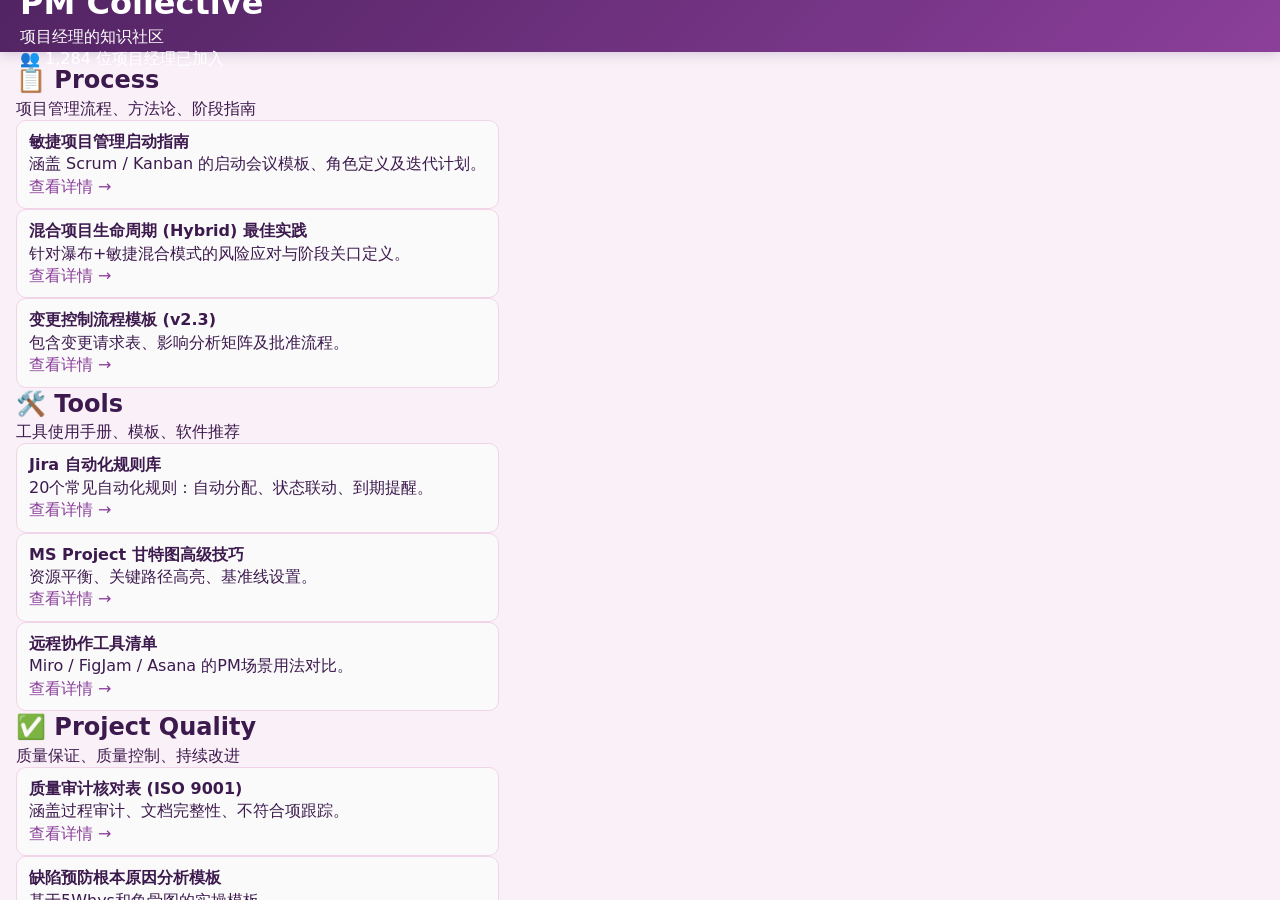
<file: index.html>
<!DOCTYPE html>
<html lang="zh-CN">
<head>
    <meta charset="UTF-8">
    <meta name="viewport" content="width=device-width, initial-scale=1.0">
    <title>PM Collective - 项目经理社群</title>
    <link rel="stylesheet" href="styles.css">
</head>
<body>
    <header class="header">
        <div class="header-content">
            <div class="logo-section">
                <h1 class="logo">PM Collective</h1>
                <p class="tagline">项目经理的知识社区</p>
            </div>
            <div class="header-stats">
                <span class="member-count">👥 1,284 位项目经理已加入</span>
            </div>
        </div>
    </header>

    <main class="main-container">
        <div class="content-wrapper">
            <div class="left-section">
                <section class="category-section">
                    <div class="section-header">
                        <h2 class="section-title">📋 Process</h2>
                        <p class="section-desc">项目管理流程、方法论、阶段指南</p>
                    </div>
                    <div class="cards-container" id="process-cards">
                    </div>
                </section>

                <section class="category-section">
                    <div class="section-header">
                        <h2 class="section-title">🛠️ Tools</h2>
                        <p class="section-desc">工具使用手册、模板、软件推荐</p>
                    </div>
                    <div class="cards-container" id="tools-cards">
                    </div>
                </section>

                <section class="category-section">
                    <div class="section-header">
                        <h2 class="section-title">✅ Project Quality</h2>
                        <p class="section-desc">质量保证、质量控制、持续改进</p>
                    </div>
                    <div class="cards-container" id="quality-cards">
                    </div>
                </section>

                <section class="category-section">
                    <div class="section-header">
                        <h2 class="section-title">⚖️ Compliance</h2>
                        <p class="section-desc">合规性要求、标准、法规、审计</p>
                    </div>
                    <div class="cards-container" id="compliance-cards">
                    </div>
                </section>
            </div>

            <aside class="right-section">
                <div class="calendar-section">
                    <h3 class="calendar-title">📅 2026 Calendar</h3>
                    <div class="month-grid" id="month-grid">
                    </div>
                </div>

                <div class="updates-section">
                    <h3 class="updates-title">🔥 Latest Updates</h3>
                    <div class="updates-list" id="updates-list">
                    </div>
                </div>

                <div class="events-section">
                    <h3 class="events-title">🎯 Upcoming Events</h3>
                    <div class="events-list" id="events-list">
                    </div>
                </div>
            </aside>
        </div>
    </main>

    <script src="script.js"></script>
</body>
</html>
</file>
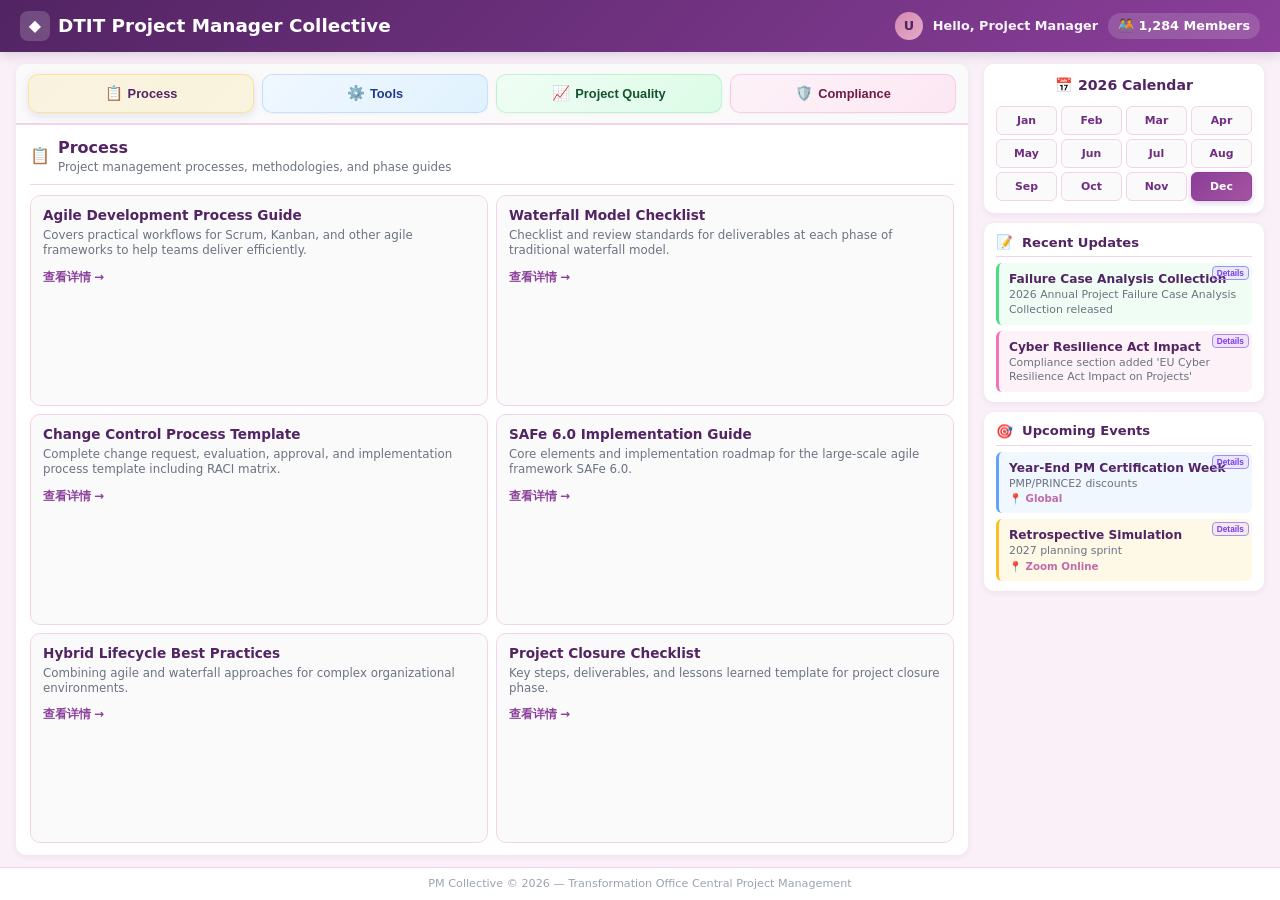
<file: pmcollective.html>
<!DOCTYPE html>
<html lang="en">
<head>
<meta charset="UTF-8">
<meta name="viewport" content="width=device-width, initial-scale=1.0">
<title>DTIT Project Manager Collective</title>
<link rel="stylesheet" href="styles.css">
</head>
<body>

<!-- ====== Header ====== -->
<header class="header">
  <div class="header-logo">
    <div class="logo-icon">◆</div>
    <span>DTIT Project Manager Collective</span>
  </div>
  <div class="header-meta">
    <div class="header-avatar" title="User Profile">U</div>
    <span class="greeting">Hello, Project Manager</span>
    <span class="member-count">🧑‍🤝‍🧑 1,284 Members</span>
  </div>
</header>

<!-- ====== Main Content ====== -->
<main class="main-container">

  <!-- ====== Left: Tab Content ====== -->
  <div class="left-panel">
    <nav class="tab-nav" id="tabNav">
      <button class="tab-btn process active" data-tab="process">
        <span class="tab-icon">📋</span>
        <span>Process</span>
      </button>
      <button class="tab-btn tools" data-tab="tools">
        <span class="tab-icon">⚙️</span>
        <span>Tools</span>
      </button>
      <button class="tab-btn quality" data-tab="quality">
        <span class="tab-icon">📈</span>
        <span>Project Quality</span>
      </button>
      <button class="tab-btn compliance" data-tab="compliance">
        <span class="tab-icon">🛡️</span>
        <span>Compliance</span>
      </button>
    </nav>

    <div class="tab-content" id="tabContent">
      <!-- Process -->
      <div class="tab-panel active" id="panel-process">
        <div class="tab-panel-header">
          <span class="tab-icon">📋</span>
          <div>
            <div class="tab-panel-title">Process</div>
            <div class="tab-panel-subtitle">Project management processes, methodologies, and phase guides</div>
          </div>
        </div>
        <div class="doc-list" id="docs-process"></div>
      </div>

      <!-- Tools -->
      <div class="tab-panel" id="panel-tools">
        <div class="tab-panel-header">
          <span class="tab-icon">⚙️</span>
          <div>
            <div class="tab-panel-title">Tools</div>
            <div class="tab-panel-subtitle">Tool guides, templates, and software recommendations</div>
          </div>
        </div>
        <div class="doc-list" id="docs-tools"></div>
      </div>

      <!-- Quality -->
      <div class="tab-panel" id="panel-quality">
        <div class="tab-panel-header">
          <span class="tab-icon">📈</span>
          <div>
            <div class="tab-panel-title">Project Quality</div>
            <div class="tab-panel-subtitle">Quality assurance, quality control, and continuous improvement</div>
          </div>
        </div>
        <div class="doc-list" id="docs-quality"></div>
      </div>

      <!-- Compliance -->
      <div class="tab-panel" id="panel-compliance">
        <div class="tab-panel-header">
          <span class="tab-icon">🛡️</span>
          <div>
            <div class="tab-panel-title">Compliance</div>
            <div class="tab-panel-subtitle">Compliance requirements, standards, regulations, and audits</div>
          </div>
        </div>
        <div class="doc-list" id="docs-compliance"></div>
      </div>
    </div>
  </div>

  <!-- ====== Right: Calendar Panel ====== -->
  <aside class="right-panel">
    <!-- Year Calendar -->
    <div class="calendar-card">
      <div class="calendar-title">📅 2026 Calendar</div>
      <div class="year-calendar" id="yearCalendar"></div>
    </div>

    <!-- Recent Updates -->
    <div class="info-card">
      <div class="info-card-header">
        <span class="info-icon">📝</span> Recent Updates
      </div>
      <div id="latestUpdates"></div>
    </div>

    <!-- Upcoming Events -->
    <div class="info-card">
      <div class="info-card-header">
        <span class="info-icon">🎯</span> Upcoming Events
      </div>
      <div id="upcomingEvents"></div>
    </div>
  </aside>

</main>

<!-- Modal Popup -->
<div id="detailModal" class="modal-overlay">
  <div class="modal-content">
    <div class="modal-header">
      <h3 id="modalTitle"></h3>
      <button class="modal-close" onclick="closeModal()">&times;</button>
    </div>
    <div class="modal-body" id="modalBody"></div>
    <div class="modal-footer">
      <button class="modal-btn" onclick="closeModal()">Close</button>
    </div>
  </div>
</div>

<!-- Footer -->
<footer class="footer">PM Collective © 2026 — Transformation Office Central Project Management</footer>

<script>
/* ====== Document Data ====== */
const documentData = {
  process: [
    { title: "Agile Development Process Guide", summary: "Covers practical workflows for Scrum, Kanban, and other agile frameworks to help teams deliver efficiently.", link: "#" },
    { title: "Waterfall Model Checklist", summary: "Checklist and review standards for deliverables at each phase of traditional waterfall model.", link: "#" },
    { title: "Change Control Process Template", summary: "Complete change request, evaluation, approval, and implementation process template including RACI matrix.", link: "#" },
    { title: "SAFe 6.0 Implementation Guide", summary: "Core elements and implementation roadmap for the large-scale agile framework SAFe 6.0.", link: "#" },
    { title: "Hybrid Lifecycle Best Practices", summary: "Combining agile and waterfall approaches for complex organizational environments.", link: "#" },
    { title: "Project Closure Checklist", summary: "Key steps, deliverables, and lessons learned template for project closure phase.", link: "#" }
  ],
  tools: [
    { title: "Jira Advanced Guide", summary: "Comprehensive guide to Jira advanced filtering, board configuration, automation rules, and report generation.", link: "#" },
    { title: "Notion Project Management Template", summary: "Build full-featured project management boards and knowledge base using Notion databases.", link: "#" },
    { title: "Monte Carlo Simulation Tool", summary: "Practical guide for project duration forecasting and risk assessment using Monte Carlo simulation.", link: "#" },
    { title: "MS Project Scheduling Tips", summary: "WBS decomposition, resource leveling, and critical path analysis in Microsoft Project.", link: "#" },
    { title: "Confluence Documentation Collaboration", summary: "Best practices for team knowledge management: space design, template standardization, and permission management.", link: "#" }
  ],
  quality: [
    { title: "DMAIC Methodology Steps", summary: "Complete implementation framework for Six Sigma DMAIC (Define-Measure-Analyze-Improve-Control).", link: "#" },
    { title: "Quality Audit Checklist", summary: "Key inspection items, scoring standards, and corrective action tracking mechanism for project quality audits.", link: "#" },
    { title: "Defect Tracking Best Practices", summary: "Full lifecycle defect management: from discovery, classification, fixing to verification closure.", link: "#" },
    { title: "Quality Gate Automation", summary: "Implement quality gate automation using CI/CD pipelines to boost delivery confidence.", link: "#" },
    { title: "Test Strategy Design Guide", summary: "Strategy planning and resource allocation for unit, integration, system, and acceptance testing.", link: "#" }
  ],
  compliance: [
    { title: "GDPR Project Compliance Essentials", summary: "Data protection requirements and compliance implementation guide for each phase of project management.", link: "#" },
    { title: "ISO 21500 Interpretation", summary: "Core processes and implementation path for the international project management standard ISO 21500.", link: "#" },
    { title: "Industry Security Standards Mapping", summary: "Mapping relationships between ISO 27001, SOC2 and other security standards with project management processes.", link: "#" },
    { title: "EU Cyber Resilience Act Impact", summary: "Compliance impact analysis of EU Cyber Resilience Act on software project management.", link: "#" }
  ]
};

/* ====== Calendar Data (2026) ====== */
const calendarData = {
  1: {
    latestUpdates: [
      { date: "2026-01-10", title: "Salary Report", desc: "2026 PM Industry Salary Benchmark Report released", module: "process" },
      { date: "2026-01-18", title: "Assessment Template Added", desc: "Risk Probability-Impact Matrix assessment template", module: "quality" }
    ],
    upcomingEvents: [
      { date: "2026-01-15 14:00 (EST)", title: "AI Predictive Analytics Sharing", desc: "AI applications in project risk prediction", meta: "Zoom Online", module: "tools" },
      { date: "2026-01-28 15:00 (GMT)", title: "Compliance Trends Roundtable", desc: "2026 compliance trends expert roundtable", meta: "Zoom Meeting", module: "compliance" }
    ]
  },
  2: {
    latestUpdates: [],
    upcomingEvents: [
      { date: "2026-02-14", title: "Agile Valentine's Day", desc: "Agile community online exchange", meta: "Google Meet", module: "process" }
    ]
  },
  3: {
    latestUpdates: [
      { date: "2026-03-08", title: "Quality Metrics Framework Released", desc: "Project Quality KPI framework version 1.0", module: "quality" }
    ],
    upcomingEvents: []
  },
  4: {
    latestUpdates: [
      { date: "2026-04-12", title: "Toolset Update", desc: "Asana vs Monday.com comparison review", module: "tools" }
    ],
    upcomingEvents: [
      { date: "2026-04-20", title: "PM Certification Bootcamp", desc: "PMP exam preparation online training", meta: "Tencent Meeting", module: "process" }
    ]
  },
  5: {
    latestUpdates: [],
    upcomingEvents: [
      { date: "2026-05-15", title: "Agile China Summit", desc: "Annual Agile China Conference", meta: "Shanghai Offline", module: "process" }
    ]
  },
  6: {
    latestUpdates: [
      { date: "2026-06-01", title: "SAFe 6.0 Guide", desc: "New 'SAFe 6.0 Implementation Guide' added to Process section", module: "process" },
      { date: "2026-06-14", title: "Notion Template Update", desc: "Tools section updated with 'Notion Project Management Database Template'", module: "tools" },
      { date: "2026-06-20", title: "Quality Gate Automation", desc: "Community blog 'Quality Gate Automation Practice'", module: "quality" }
    ],
    upcomingEvents: [
      { date: "2026-06-08 All Day", title: "Annual Online Summit", desc: "DTIT Project Manager Collective Annual Summit", meta: "Theme: Resilient Project Leadership", module: "process" },
      { date: "2026-06-22 20:00 (EST)", title: "Agile Estimation Workshop", desc: "Agile estimation and planning poker practice", meta: "Zoom Online", module: "process" }
    ]
  },
  7: {
    latestUpdates: [
      { date: "2026-07-09", title: "Mid-Year Review Collection", desc: "2026 H1 Best Practices Case Collection", module: "process" }
    ],
    upcomingEvents: [
      { date: "2026-07-18", title: "PM Salon", desc: "Women PM Leadership Salon", meta: "Beijing Offline + Online", module: "quality" }
    ]
  },
  8: {
    latestUpdates: [],
    upcomingEvents: []
  },
  9: {
    latestUpdates: [
      { date: "2026-09-05", title: "Compliance Update", desc: "New CCPA compliance checklist document added", module: "compliance" }
    ],
    upcomingEvents: [
      { date: "2026-09-20", title: "PMP Exam Reminder", desc: "Last PMP exam window for 2026", meta: "Global Exam Centers", module: "process" }
    ]
  },
  10: {
    latestUpdates: [
      { date: "2026-10-15", title: "Risk Management Framework", desc: "New version of Project Risk Management Framework released", module: "quality" }
    ],
    upcomingEvents: [
      { date: "2026-10-28", title: "PMI Global Conference", desc: "PMI Global Conference 2026", meta: "Online Live", module: "process" }
    ]
  },
  11: {
    latestUpdates: [],
    upcomingEvents: [
      { date: "2026-11-10", title: "Year-End Review Preparation", desc: "Project year-end review methods online lecture", meta: "Tencent Meeting", module: "process" }
    ]
  },
  12: {
    latestUpdates: [
      { date: "2026-12-05", title: "Failure Case Analysis Collection", desc: "2026 Annual Project Failure Case Analysis Collection released", module: "quality" },
      { date: "2026-12-18", title: "Cyber Resilience Act Impact", desc: "Compliance section added 'EU Cyber Resilience Act Impact on Projects'", module: "compliance" }
    ],
    upcomingEvents: [
      { date: "2026-12-03 ~ 12-10", title: "Year-End PM Certification Week", desc: "PMP/PRINCE2 discounts", meta: "Global", module: "tools" },
      { date: "2026-12-16 11:00 (CET)", title: "Retrospective Simulation", desc: "2027 planning sprint", meta: "Zoom Online", module: "process" }
    ]
  }
};

/* ====== Render Document Cards ====== */
function renderDocs(category, containerId) {
  const container = document.getElementById(containerId);
  const docs = documentData[category];
  container.innerHTML = docs.map(doc => `
    <div class="doc-card" tabindex="0" role="link" aria-label="${doc.title}">
      <div class="doc-card-title">${doc.title}</div>
      <div class="doc-card-summary">${doc.summary}</div>
      <a href="${doc.link}" class="doc-card-link" target="_blank" rel="noopener">查看详情</a>
    </div>
  `).join("");
}

/* ====== Tab Navigation ====== */
function initTabs() {
  const tabNav = document.getElementById('tabNav');
  const tabContent = document.getElementById('tabContent');

  tabNav.addEventListener('click', (e) => {
    const btn = e.target.closest('.tab-btn');
    if (!btn) return;

    const tabId = btn.dataset.tab;

    tabNav.querySelectorAll('.tab-btn').forEach(b => b.classList.remove('active'));
    btn.classList.add('active');

    tabContent.querySelectorAll('.tab-panel').forEach(panel => {
      panel.classList.remove('active');
    });
    document.getElementById(`panel-${tabId}`).classList.add('active');
  });
}

/* ====== Render Year Calendar ====== */
const monthNames = ["Jan", "Feb", "Mar", "Apr", "May", "Jun", "Jul", "Aug", "Sep", "Oct", "Nov", "Dec"];
const currentMonth = new Date().getFullYear() === 2026 ? new Date().getMonth() + 1 : 6;
let selectedMonth = currentMonth;

function renderYearCalendar() {
  const calendar = document.getElementById('yearCalendar');
  calendar.innerHTML = monthNames.map((name, i) => {
    const month = i + 1;
    const isActive = month === selectedMonth;
    const isCurrent = month === currentMonth;
    let cls = 'cal-month';
    if (isActive) cls += ' active';
    if (isCurrent && !isActive) cls += ' current';
    return `<div class="${cls}" data-month="${month}">${name}</div>`;
  }).join('');

  calendar.querySelectorAll('.cal-month').forEach(el => {
    el.addEventListener('click', () => {
      const month = parseInt(el.dataset.month);
      selectMonth(month);
    });
  });
}

function selectMonth(month) {
  selectedMonth = month;
  document.querySelectorAll('.cal-month').forEach(el => {
    const m = parseInt(el.dataset.month);
    el.classList.toggle('active', m === month);
  });
  renderMonthData(month);
}

/* ====== Render Month Data ====== */
function renderMonthData(month) {
  const data = calendarData[month];
  const updatesEl = document.getElementById('latestUpdates');
  const eventsEl = document.getElementById('upcomingEvents');

  if (data.latestUpdates.length === 0) {
    updatesEl.innerHTML = `
      <div class="empty-state">
        <div class="empty-icon">📭</div>
        <div>No updates this month</div>
      </div>`;
  } else {
    updatesEl.innerHTML = `<ul class="info-list">${data.latestUpdates.map((u, index) => {
      const moduleClass = u.module ? `module-${u.module}` : '';
      return `
      <li class="info-item ${moduleClass}">
        <div class="info-item-title">${u.title}</div>
        <div class="info-item-desc">${u.desc}</div>
        <button class="info-detail" onclick="openDetail('update', ${index}, ${month})">Details</button>
      </li>
    `;
    }).join('')}</ul>`;
  }

  if (data.upcomingEvents.length === 0) {
    eventsEl.innerHTML = `
      <div class="empty-state">
        <div class="empty-icon">🎯</div>
        <div>No events scheduled</div>
      </div>`;
  } else {
    eventsEl.innerHTML = `<ul class="info-list">${data.upcomingEvents.map((e, index) => {
      const moduleClass = e.module ? `module-${e.module}` : '';
      return `
      <li class="info-item ${moduleClass}">
        <div class="info-item-title">${e.title}</div>
        <div class="info-item-desc">${e.desc}</div>
        ${e.meta ? `<div class="info-item-meta">📍 ${e.meta}</div>` : ''}
        <button class="info-detail" onclick="openDetail('event', ${index}, ${month})">Details</button>
      </li>
    `;
    }).join('')}</ul>`;
  }
}

/* ====== Modal Functions ====== */
function openDetail(type, index, month) {
  const data = calendarData[month];
  let item;
  
  if (type === 'update') {
    item = data.latestUpdates[index];
    item.type = 'update';
    item.typeLabel = '更新';
  } else {
    item = data.upcomingEvents[index];
    item.type = 'event';
    item.typeLabel = '活动';
  }
  
  if (!item) return;
  
  document.getElementById('modalTitle').textContent = item.title;
  document.getElementById('modalBody').innerHTML = `
    <div class="modal-type">${item.type === 'update' ? '📝 更新' : '📅 活动'}</div>
    <p>${item.desc}</p>
    ${item.date ? `<div class="modal-date"><strong>日期：</strong>${item.date}</div>` : ''}
    ${item.meta ? `<div class="modal-meta"><strong>地点/主题：</strong>${item.meta}</div>` : ''}
    <div class="modal-type-label">类型：${item.typeLabel}</div>
  `;
  
  document.getElementById('detailModal').style.display = 'flex';
  document.body.style.overflow = 'hidden';
}

function closeModal() {
  document.getElementById('detailModal').style.display = 'none';
  document.body.style.overflow = '';
}

/* ====== Keyboard Navigation ====== */
document.addEventListener('keydown', (e) => {
  if (e.target.closest('.tab-nav')) {
    if (e.key === 'ArrowLeft' || e.key === 'ArrowRight') {
      const tabs = ['process', 'tools', 'quality', 'compliance'];
      const currentIndex = tabs.indexOf(selectedTab());
      const delta = e.key === 'ArrowRight' ? 1 : -1;
      const newIndex = (currentIndex + delta + tabs.length) % tabs.length;
      switchTab(tabs[newIndex]);
    }
  }
});

function selectedTab() {
  return document.querySelector('.tab-btn.active')?.dataset.tab || 'process';
}

function switchTab(tabId) {
  document.querySelectorAll('.tab-btn').forEach(b => b.classList.toggle('active', b.dataset.tab === tabId));
  document.querySelectorAll('.tab-panel').forEach(p => p.classList.toggle('active', p.id === `panel-${tabId}`));
}

/* ====== Init ====== */
document.addEventListener('DOMContentLoaded', () => {
  renderDocs('process', 'docs-process');
  renderDocs('tools', 'docs-tools');
  renderDocs('quality', 'docs-quality');
  renderDocs('compliance', 'docs-compliance');
  initTabs();
  renderYearCalendar();
  selectMonth(selectedMonth);
});
</script>

</body>
</html>
</file>
<file: styles.css>
/* ====== Reset & Base ====== */
*, *::before, *::after { box-sizing: border-box; margin: 0; padding: 0; }

:root {
  --purple-900: #3D1A4E;
  --purple-800: #522463;
  --purple-700: #702D82;
  --purple-600: #8B3F9A;
  --purple-500: #A752A0;
  --purple-400: #C06BA8;
  --purple-300: #D48BB0;
  --purple-200: #E5A9C9;
  --purple-100: #F2D4E8;
  --purple-50: #FAF0F7;
  --white: #FFFFFF;
  --gray-50: #FAFAFA;
  --gray-100: #F3F4F6;
  --gray-200: #E5E7EB;
  --gray-300: #D1D5DB;
  --gray-400: #9CA3AF;
  --gray-500: #6B7280;
  --gray-700: #374151;
  --gray-900: #111827;
  --radius: 10px;
  --radius-sm: 6px;
  --shadow-sm: 0 2px 6px rgba(91, 45, 142, 0.08);
  --font-sans: "Segoe UI", system-ui, -apple-system, sans-serif;
  --transition: 0.2s ease;
}

html, body {
  height: 100%;
  overflow: hidden;
}

body {
  font-family: var(--font-sans);
  background: var(--purple-50);
  color: var(--purple-900);
  line-height: 1.4;
  display: flex;
  flex-direction: column;
}

a { color: var(--purple-600); text-decoration: none; }
a:hover { color: var(--purple-700); text-decoration: underline; }

/* ====== Header ====== */
.header {
  background: linear-gradient(135deg, var(--purple-800), var(--purple-600));
  color: var(--white);
  padding: 0 20px;
  height: 52px;
  display: flex;
  align-items: center;
  justify-content: space-between;
  flex-shrink: 0;
  box-shadow: 0 2px 12px rgba(62, 36, 104, 0.2);
}

.header-logo {
  display: flex;
  align-items: center;
  gap: 8px;
  font-size: 1.15rem;
  font-weight: 700;
}

.header-logo .logo-icon {
  width: 30px;
  height: 30px;
  background: rgba(255,255,255,0.18);
  border-radius: 8px;
  display: flex;
  align-items: center;
  justify-content: center;
  font-size: 1rem;
}

.header-meta {
  display: flex;
  align-items: center;
  gap: 10px;
  font-size: 0.8rem;
}

.header-meta .header-avatar {
  width: 28px;
  height: 28px;
  border-radius: 50%;
  background: linear-gradient(135deg, var(--purple-300), var(--purple-200));
  display: flex;
  align-items: center;
  justify-content: center;
  font-weight: 700;
  color: var(--purple-800);
  cursor: pointer;
}

.header-meta .greeting {
  font-weight: 600;
  color: rgba(255, 255, 255, 0.95);
}

.header-meta .member-count {
  background: rgba(255,255,255,0.15);
  padding: 4px 10px;
  border-radius: 14px;
  font-weight: 600;
}

/* ====== Main Layout ====== */
.main-container {
  flex: 1;
  display: flex;
  gap: 16px;
  padding: 12px 16px;
  overflow: hidden;
  max-width: 1440px;
  margin: 0 auto;
  width: 100%;
}

/* ====== Left Panel - Tab Content ====== */
.left-panel {
  flex: 1;
  display: flex;
  flex-direction: column;
  min-width: 0;
  background: var(--white);
  border-radius: var(--radius);
  box-shadow: var(--shadow-sm);
  overflow: hidden;
}

/* ====== Tab Navigation ====== */
.tab-nav {
  display: flex;
  gap: 8px;
  padding: 10px 12px;
  background: var(--gray-50);
  border-bottom: 2px solid var(--purple-100);
  flex-shrink: 0;
  flex-wrap: wrap;
}

.tab-btn {
  flex: 1;
  min-width: 90px;
  padding: 10px 12px;
  border: 1.5px solid var(--purple-100);
  border-radius: var(--radius);
  background: var(--white);
  color: var(--purple-600);
  font-size: 0.8rem;
  font-weight: 600;
  cursor: pointer;
  transition: all var(--transition);
  display: flex;
  align-items: center;
  justify-content: center;
  gap: 5px;
  box-shadow: 0 1px 3px rgba(0,0,0,0.04);
}

.tab-btn.process {
  background: linear-gradient(135deg, #fef9e7 0%, #fdf3c9 100%);
  border-color: rgba(251, 191, 36, 0.2);
  color: #78350f;
}
.tab-btn.process:hover, .tab-btn.process.active {
  background: linear-gradient(135deg, rgba(251, 191, 36, 0.12) 0%, rgba(250, 204, 21, 0.12) 100%);
  border-color: rgba(251, 191, 36, 0.35);
}

.tab-btn.tools {
  background: linear-gradient(135deg, #f0f7ff 0%, #e0f2fe 100%);
  border-color: rgba(59, 130, 246, 0.2);
  color: #1e3a8a;
}
.tab-btn.tools:hover, .tab-btn.tools.active {
  background: linear-gradient(135deg, rgba(59, 130, 246, 0.12) 0%, rgba(37, 99, 235, 0.12) 100%);
  border-color: rgba(59, 130, 246, 0.35);
}

.tab-btn.quality {
  background: linear-gradient(135deg, #f0fdf4 0%, #dcfce7 100%);
  border-color: rgba(34, 197, 94, 0.2);
  color: #14532d;
}
.tab-btn.quality:hover, .tab-btn.quality.active {
  background: linear-gradient(135deg, rgba(34, 197, 94, 0.12) 0%, rgba(22, 163, 74, 0.12) 100%);
  border-color: rgba(34, 197, 94, 0.35);
}

.tab-btn.compliance {
  background: linear-gradient(135deg, #fdf2f8 0%, #fce7f3 100%);
  border-color: rgba(236, 72, 153, 0.2);
  color: #701a45;
}
.tab-btn.compliance:hover, .tab-btn.compliance.active {
  background: linear-gradient(135deg, rgba(236, 72, 153, 0.12) 0%, rgba(219, 39, 119, 0.12) 100%);
  border-color: rgba(236, 72, 153, 0.35);
}

.tab-btn:hover {
  transform: translateY(-1px);
  box-shadow: 0 2px 8px rgba(91, 45, 142, 0.08);
}

.tab-btn.active {
  color: var(--purple-800);
  box-shadow: 0 3px 10px rgba(91, 45, 142, 0.12);
}

.tab-btn .tab-icon {
  font-size: 0.9rem;
}

/* ====== Tab Content Area ====== */
.tab-content {
  flex: 1;
  padding: 12px 14px;
  overflow: hidden;
}

.tab-panel {
  display: none;
  height: 100%;
}

.tab-panel.active {
  display: flex;
  flex-direction: column;
}

.tab-panel-header {
  display: flex;
  align-items: center;
  gap: 8px;
  margin-bottom: 10px;
  padding-bottom: 8px;
  border-bottom: 1.5px solid var(--purple-100);
}

.tab-panel-title {
  font-size: 1rem;
  font-weight: 700;
  color: var(--purple-800);
}

.tab-panel-subtitle {
  font-size: 0.74rem;
  color: var(--gray-500);
}

/* ====== Document List ====== */
.doc-list {
  flex: 1;
  display: grid;
  grid-template-columns: repeat(2, 1fr);
  gap: 8px;
  overflow: hidden;
}

.doc-card {
  background: var(--gray-50);
  border: 1px solid var(--purple-100);
  border-radius: var(--radius);
  padding: 10px 12px;
  cursor: pointer;
  transition: all var(--transition);
  position: relative;
  overflow: hidden;
}

.doc-card::before {
  content: "";
  position: absolute;
  left: 0; top: 0; bottom: 0;
  width: 3px;
  background: linear-gradient(180deg, var(--purple-500), var(--purple-400));
  border-radius: 0 2px 2px 0;
  opacity: 0;
  transition: opacity var(--transition);
}

.doc-card:hover {
  background: var(--white);
  box-shadow: 0 2px 8px rgba(91, 45, 142, 0.08);
  border-color: var(--purple-300);
}
.doc-card:hover::before { opacity: 1; }

.doc-card-title {
  font-size: 0.85rem;
  font-weight: 650;
  color: var(--purple-800);
  margin-bottom: 3px;
}

.doc-card-summary {
  font-size: 0.74rem;
  color: var(--gray-500);
  line-height: 1.3;
  display: -webkit-box;
  -webkit-line-clamp: 2;
  -webkit-box-orient: vertical;
  overflow: hidden;
  margin-bottom: 6px;
}

.doc-card-link {
  display: inline-flex;
  align-items: center;
  gap: 3px;
  font-size: 0.74rem;
  font-weight: 600;
  color: var(--purple-600);
}
.doc-card-link::after { content: "→"; }
.doc-card:hover .doc-card-link::after { margin-left: 3px; }

/* ====== Right Panel - Calendar ====== */
.right-panel {
  width: 280px;
  flex-shrink: 0;
  display: flex;
  flex-direction: column;
  gap: 10px;
}

.calendar-card {
  background: var(--white);
  border-radius: var(--radius);
  padding: 12px;
  box-shadow: var(--shadow-sm);
}

.calendar-title {
  font-size: 0.88rem;
  font-weight: 700;
  color: var(--purple-800);
  margin-bottom: 10px;
  text-align: center;
}

/* ====== Compact Year Calendar ====== */
.year-calendar {
  display: grid;
  grid-template-columns: repeat(4, 1fr);
  gap: 4px;
}

.cal-month {
  padding: 6px 3px;
  text-align: center;
  border-radius: var(--radius-sm);
  background: var(--gray-50);
  border: 1.5px solid var(--purple-100);
  cursor: pointer;
  transition: all var(--transition);
  font-size: 0.68rem;
  font-weight: 600;
  color: var(--purple-700);
}

.cal-month:hover {
  background: var(--purple-50);
  border-color: var(--purple-400);
}

.cal-month.active {
  background: linear-gradient(135deg, var(--purple-600), var(--purple-500));
  color: var(--white);
  border-color: var(--purple-600);
  box-shadow: 0 2px 6px rgba(107, 63, 160, 0.25);
}

.cal-month.current::after {
  content: "";
  position: absolute;
  top: 2px;
  right: 2px;
  width: 4px;
  height: 4px;
  background: var(--purple-500);
  border-radius: 50%;
}
.cal-month.active.current::after {
  background: var(--white);
}

/* ====== Info Cards ====== */
.info-card {
  background: var(--white);
  border-radius: var(--radius);
  padding: 10px 12px;
  box-shadow: var(--shadow-sm);
}

.info-card-header {
  font-size: 0.82rem;
  font-weight: 700;
  color: var(--purple-800);
  margin-bottom: 6px;
  padding-bottom: 4px;
  border-bottom: 1.5px solid var(--purple-100);
  display: flex;
  align-items: center;
  gap: 5px;
}

.info-card-header .dot {
  width: 6px;
  height: 6px;
  border-radius: 50%;
  flex-shrink: 0;
}
.info-card-header .dot.updates { background: var(--purple-500); }
.info-card-header .dot.events { background: var(--purple-400); }

.info-icon {
  font-size: 0.85rem;
  margin-right: 4px;
}

.info-list {
  list-style: none;
  display: flex;
  flex-direction: column;
  gap: 6px;
}

.info-item {
  position: relative;
  padding: 8px 10px;
  border-radius: var(--radius-sm);
  border-left: 3px solid var(--purple-300);
}

.info-item.module-process {
  background: #fef9e7;
  border-left-color: #fbbf24;
}

.info-item.module-tools {
  background: #f0f7ff;
  border-left-color: #60a5fa;
}

.info-item.module-quality {
  background: #f0fdf4;
  border-left-color: #4ade80;
}

.info-item.module-compliance {
  background: #fdf2f8;
  border-left-color: #f472b6;
}

.info-item-title {
  font-size: 0.76rem;
  font-weight: 650;
  color: var(--purple-800);
}

.info-item-desc {
  font-size: 0.68rem;
  color: var(--gray-500);
  line-height: 1.3;
}

.info-item-meta {
  font-size: 0.64rem;
  color: var(--purple-400);
  font-weight: 600;
}

.info-detail {
  position: absolute;
  top: 3px;
  right: 3px;
  background: rgba(139, 92, 246, 0.1);
  color: #7C3AED;
  border: 1px solid #A78BFA;
  padding: 1px 4px;
  border-radius: 4px;
  font-size: 0.52rem;
  font-weight: 600;
  cursor: pointer;
  transition: all 0.2s ease;
}

.info-detail:hover {
  background: rgba(139, 92, 246, 0.2);
  border-color: #7C3AED;
}

/* ====== Modal Popup ====== */
.modal-overlay {
  display: none;
  position: fixed;
  top: 0;
  left: 0;
  right: 0;
  bottom: 0;
  background: rgba(0, 0, 0, 0.5);
  align-items: center;
  justify-content: center;
  z-index: 1000;
  padding: 16px;
}

.modal-content {
  background: var(--white);
  border-radius: var(--radius);
  width: 100%;
  max-width: 420px;
  max-height: 80vh;
  overflow: hidden;
  box-shadow: 0 20px 40px rgba(62, 36, 104, 0.3);
}

.modal-header {
  display: flex;
  align-items: center;
  justify-content: space-between;
  padding: 14px 16px;
  background: linear-gradient(135deg, var(--purple-700), var(--purple-600));
  color: var(--white);
}

.modal-header h3 {
  font-size: 0.95rem;
  font-weight: 600;
}

.modal-close {
  background: rgba(255, 255, 255, 0.2);
  border: none;
  color: var(--white);
  width: 28px;
  height: 28px;
  border-radius: 50%;
  font-size: 1.2rem;
  cursor: pointer;
  display: flex;
  align-items: center;
  justify-content: center;
  transition: background var(--transition);
}

.modal-close:hover {
  background: rgba(255, 255, 255, 0.3);
}

.modal-body {
  padding: 16px;
  font-size: 0.8rem;
  line-height: 1.5;
  color: var(--gray-700);
}

.modal-body p {
  margin: 10px 0;
}

.modal-type {
  font-size: 0.75rem;
  font-weight: 600;
  color: var(--purple-600);
  margin-bottom: 8px;
}

.modal-date,
.modal-meta,
.modal-type-label {
  margin: 8px 0;
  font-size: 0.76rem;
  color: var(--gray-600);
}

.modal-footer {
  padding: 12px 16px;
  border-top: 1px solid var(--purple-100);
  display: flex;
  justify-content: flex-end;
}

.modal-btn {
  background: var(--purple-600);
  color: var(--white);
  border: none;
  padding: 8px 16px;
  border-radius: var(--radius-sm);
  font-size: 0.78rem;
  font-weight: 600;
  cursor: pointer;
  transition: background var(--transition);
}

.modal-btn:hover {
  background: var(--purple-700);
}

.empty-state {
  text-align: center;
  padding: 10px;
  color: var(--gray-400);
  font-size: 0.74rem;
}
.empty-state .empty-icon { font-size: 1.2rem; margin-bottom: 3px; opacity: 0.5; }

/* ====== Footer ====== */
.footer {
  text-align: center;
  padding: 8px;
  color: var(--gray-400);
  font-size: 0.7rem;
  border-top: 1px solid var(--purple-100);
  flex-shrink: 0;
  background: var(--white);
}

/* ====== Responsive ====== */
@media (max-width: 1024px) {
  html, body { overflow: auto; }
  .main-container { flex-direction: column; overflow: visible; }
  .left-panel { min-height: 350px; }
  .right-panel { width: 100%; flex-direction: row; flex-wrap: wrap; }
  .right-panel > * { flex: 1 1 250px; }
  .year-calendar { grid-template-columns: repeat(6, 1fr); }
  .tab-btn { padding: 8px 10px; font-size: 0.76rem; }
}

@media (max-width: 640px) {
  html, body { overflow: auto; }
  .header { padding: 0 12px; height: 46px; }
  .header-logo { font-size: 1rem; }
  .header-meta .greeting, .header-meta .member-count { display: none; }
  .main-container { padding: 8px; }
  .left-panel { min-height: 300px; }
  .right-panel > * { flex: 1 1 100%; }
  .year-calendar { grid-template-columns: repeat(4, 1fr); }
  .cal-month { font-size: 0.64rem; padding: 4px 2px; }
  .tab-btn { padding: 6px 8px; font-size: 0.72rem; }
  .tab-btn .tab-icon { display: none; }
  .doc-list { grid-template-columns: 1fr; }
}
</file>
